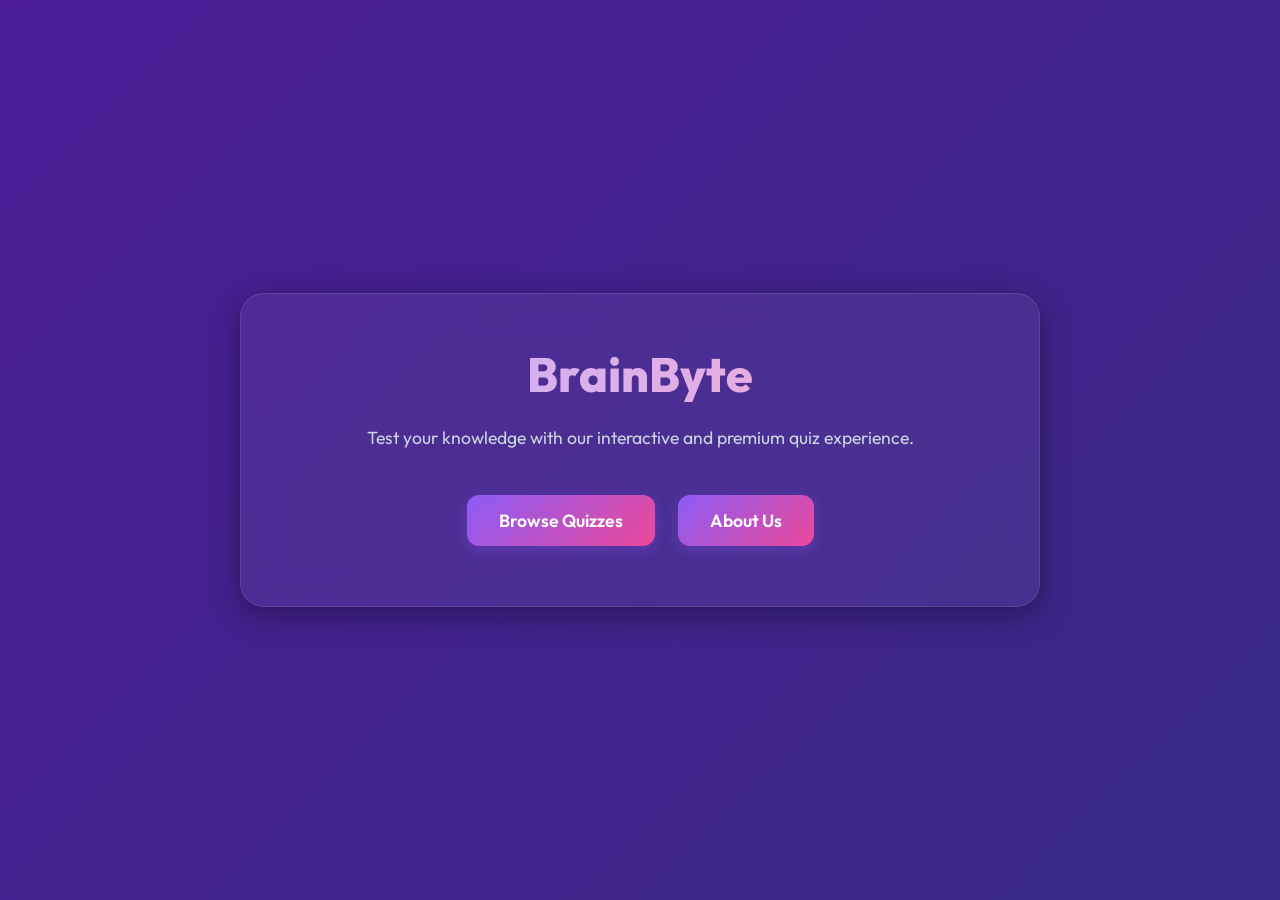
<file: index.html>
<!DOCTYPE html>
<html lang="en">
<head>
    <meta charset="UTF-8">
    <meta name="viewport" content="width=device-width, initial-scale=1.0">
    <title>BrainByte Quiz</title>
    <link rel="stylesheet" href="style.css">
</head>
<body class="a">

<div class="container">
    <h1>BrainByte</h1>
    <p>Test your knowledge with our interactive and premium quiz experience.</p>
    
    <div style="margin-top: 2rem;">
        <a href="category.html">
            <button>Browse Quizzes</button>
        </a>
        <a href="explore.html">
            <button>About Us</button>
        </a>
    </div>
</div>

</body>
</html>
</file>
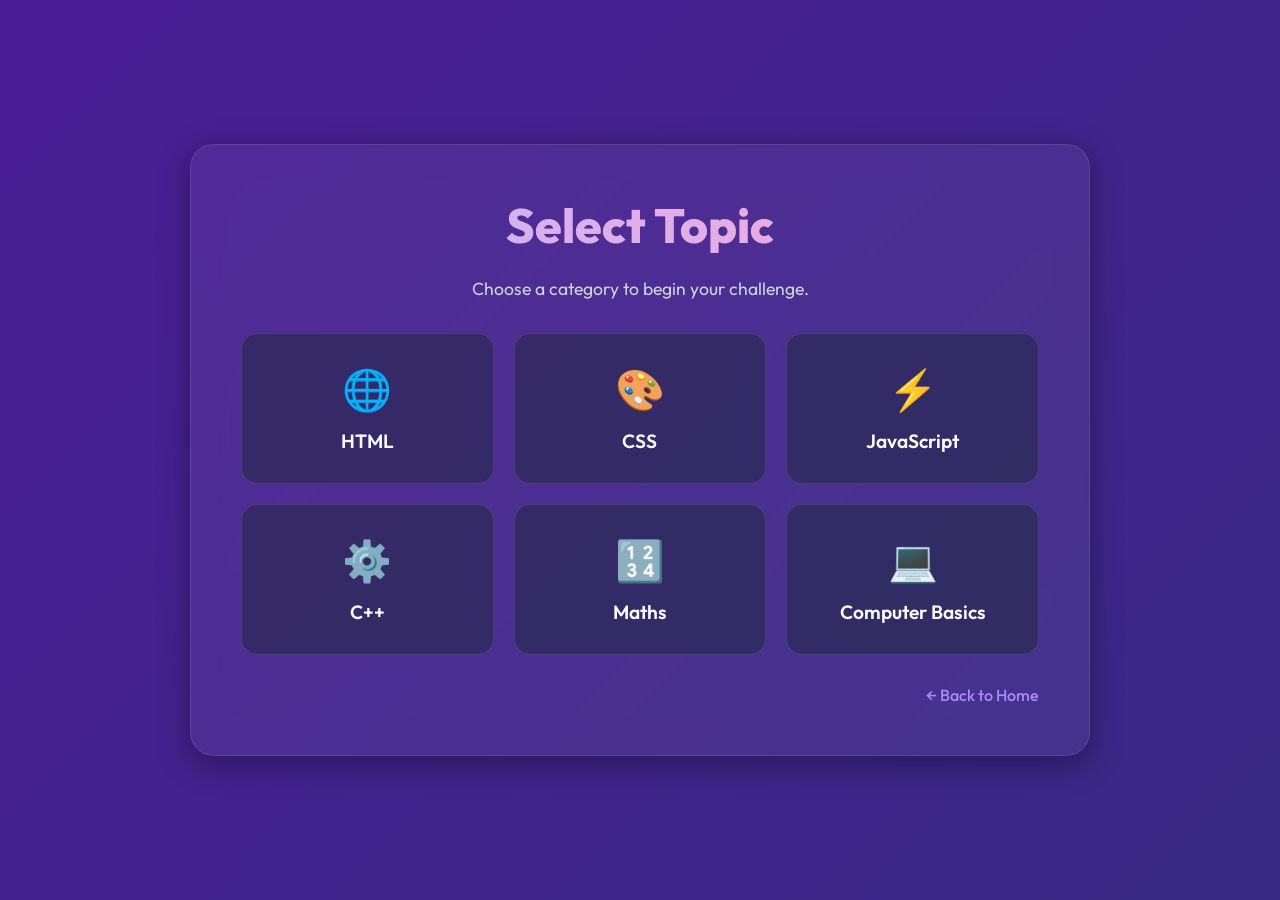
<file: category.html>
<!DOCTYPE html>
<html lang="en">
<head>
    <meta charset="UTF-8">
    <meta name="viewport" content="width=device-width, initial-scale=1.0">
    <title>Select Category - BrainByte</title>
    <link rel="stylesheet" href="style.css">
</head>
<body class="a">

<div class="container" style="max-width: 900px;">
    <h1>Select Topic</h1>
    <p>Choose a category to begin your challenge.</p>

    <div class="category-grid">
        <a href="htmlquiz.html" class="category-card">
            <div class="icon">🌐</div>
            <span>HTML</span>
        </a>
        <a href="cssquiz.html" class="category-card">
            <div class="icon">🎨</div>
            <span>CSS</span>
        </a>
        <a href="jsquiz.html" class="category-card">
            <div class="icon">⚡</div>
            <span>JavaScript</span>
        </a>
        <a href="cppquiz.html" class="category-card">
            <div class="icon">⚙️</div>
            <span>C++</span>
        </a>
        <a href="mathsquiz.html" class="category-card">
            <div class="icon">🔢</div>
            <span>Maths</span>
        </a>
        <a href="computerquiz.html" class="category-card">
            <div class="icon">💻</div>
            <span>Computer Basics</span>
        </a>
    </div>

    <div class="text-right">
        <a href="index.html">← Back to Home</a>
    </div>
</div>

</body>
</html>
</file>
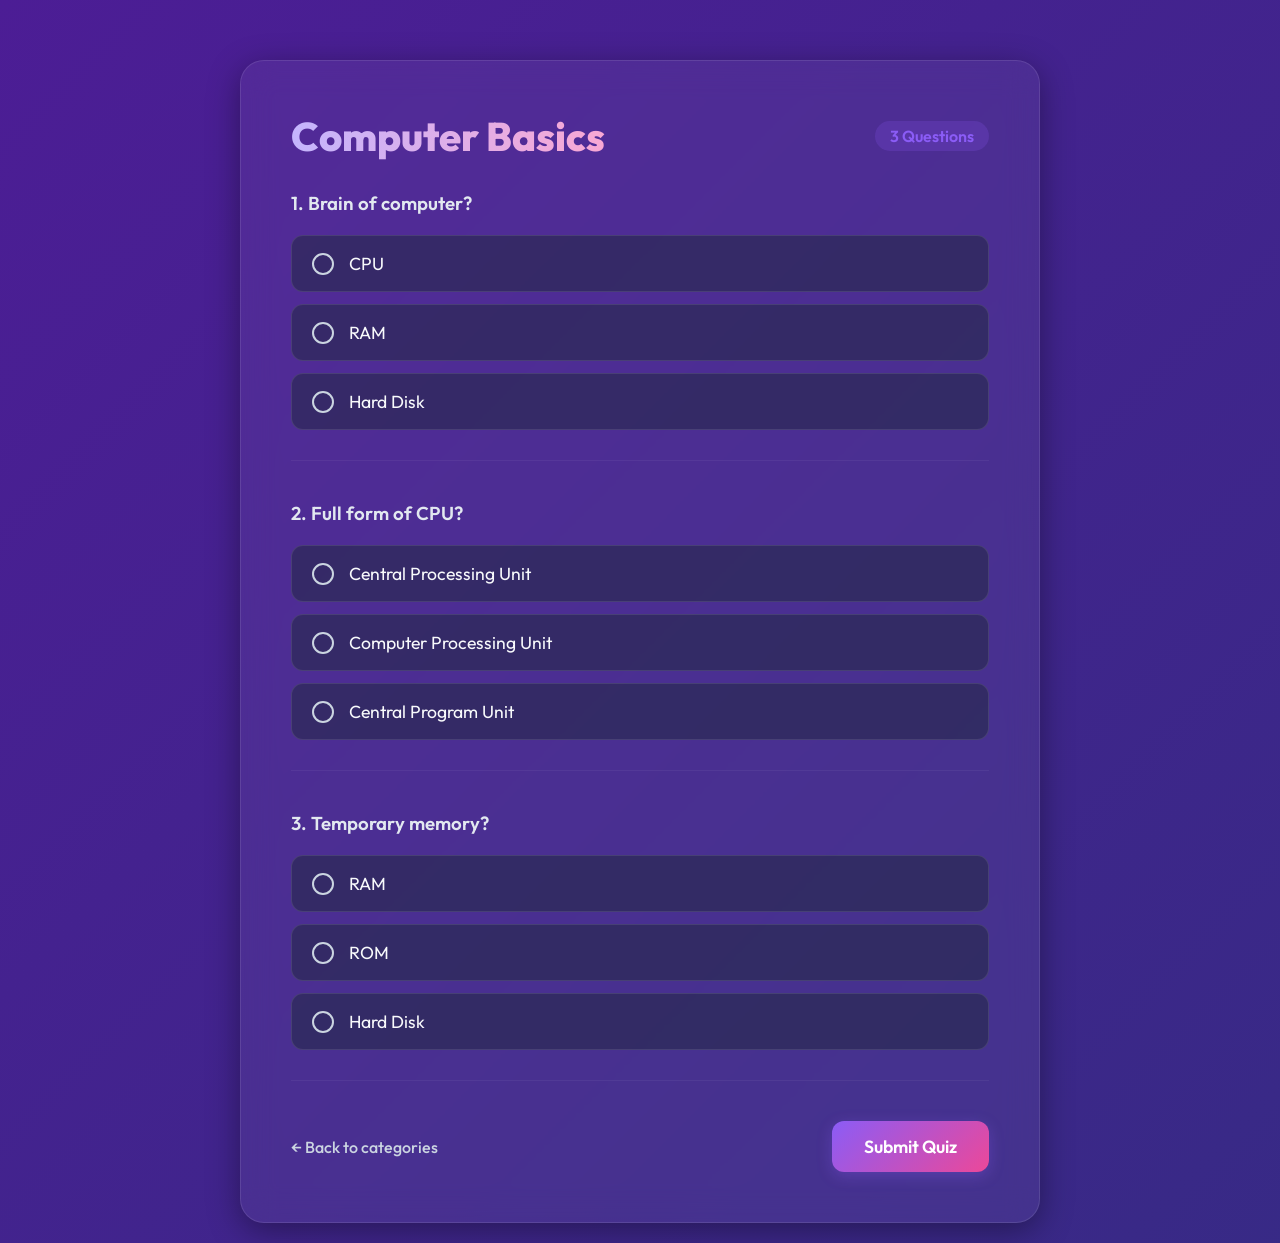
<file: computerquiz.html>
<!DOCTYPE html>
<html lang="en">
<head>
    <meta charset="UTF-8">
    <meta name="viewport" content="width=device-width, initial-scale=1.0">
    <title>Computer Basics Quiz - BrainByte</title>
    <link rel="stylesheet" href="style.css">
</head>
<body class="b">

<div class="container">
    <div style="display: flex; justify-content: space-between; align-items: center; margin-bottom: 30px;">
        <h1 style="margin: 0; font-size: 2.5rem;">Computer Basics</h1>
        <div style="background: rgba(139, 92, 246, 0.2); padding: 5px 15px; border-radius: 20px; color: var(--primary); font-weight: 600;">3 Questions</div>
    </div>

    <div class="question-block">
        <h3>1. Brain of computer?</h3>
        <div class="quiz-options">
            <label class="option-label">
                <input type="radio" name="q1" value="1">
                <div class="radio-custom"></div>
                CPU
            </label>
            <label class="option-label">
                <input type="radio" name="q1" value="0">
                <div class="radio-custom"></div>
                RAM
            </label>
            <label class="option-label">
                <input type="radio" name="q1" value="0">
                <div class="radio-custom"></div>
                Hard Disk
            </label>
        </div>
    </div>

    <div class="question-block">
        <h3>2. Full form of CPU?</h3>
        <div class="quiz-options">
            <label class="option-label">
                <input type="radio" name="q2" value="1">
                <div class="radio-custom"></div>
                Central Processing Unit
            </label>
            <label class="option-label">
                <input type="radio" name="q2" value="0">
                <div class="radio-custom"></div>
                Computer Processing Unit
            </label>
            <label class="option-label">
                <input type="radio" name="q2" value="0">
                <div class="radio-custom"></div>
                Central Program Unit
            </label>
        </div>
    </div>

    <div class="question-block">
        <h3>3. Temporary memory?</h3>
        <div class="quiz-options">
            <label class="option-label">
                <input type="radio" name="q3" value="1">
                <div class="radio-custom"></div>
                RAM
            </label>
            <label class="option-label">
                <input type="radio" name="q3" value="0">
                <div class="radio-custom"></div>
                ROM
            </label>
            <label class="option-label">
                <input type="radio" name="q3" value="0">
                <div class="radio-custom"></div>
                Hard Disk
            </label>
        </div>
    </div>

    <div style="display: flex; justify-content: space-between; align-items: center; margin-top: 40px;">
        <a href="category.html" style="color: var(--text-muted);">← Back to categories</a>
        <button onclick="check()" style="margin: 0;">Submit Quiz</button>
    </div>
</div>

<script>
function check(){
    let total = 3;
    let answers = document.querySelectorAll("input[type=radio]:checked");

    if (answers.length < total) {
        alert("Please answer all questions before submitting!");
        return;
    }

    let correct = 0;
    answers.forEach((ans)=>{
        correct += Number(ans.value);
    });

    let wrong = total - correct;

    localStorage.setItem("correct", correct);
    localStorage.setItem("wrong", wrong);
    localStorage.setItem("total", total);

    window.location = "result.html";
}
</script>

</body>
</html>
</file>
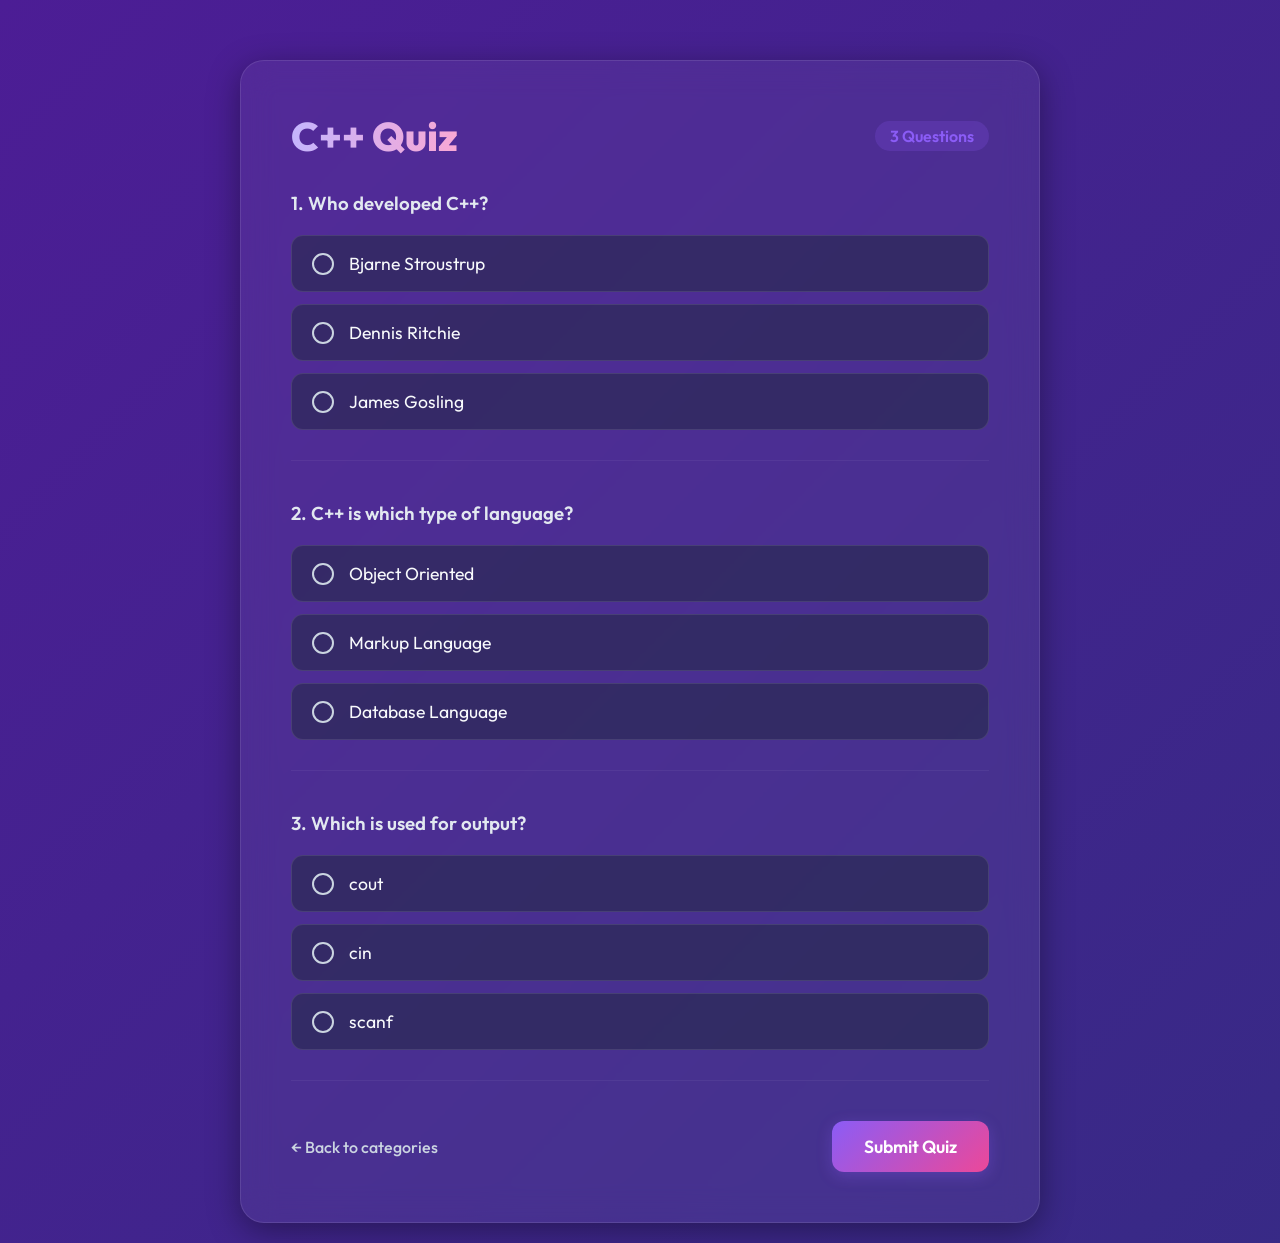
<file: cppquiz.html>
<!DOCTYPE html>
<html lang="en">
<head>
    <meta charset="UTF-8">
    <meta name="viewport" content="width=device-width, initial-scale=1.0">
    <title>C++ Quiz - BrainByte</title>
    <link rel="stylesheet" href="style.css">
</head>
<body class="b">

<div class="container">
    <div style="display: flex; justify-content: space-between; align-items: center; margin-bottom: 30px;">
        <h1 style="margin: 0; font-size: 2.5rem;">C++ Quiz</h1>
        <div style="background: rgba(139, 92, 246, 0.2); padding: 5px 15px; border-radius: 20px; color: var(--primary); font-weight: 600;">3 Questions</div>
    </div>

    <div class="question-block">
        <h3>1. Who developed C++?</h3>
        <div class="quiz-options">
            <label class="option-label">
                <input type="radio" name="q1" value="1">
                <div class="radio-custom"></div>
                Bjarne Stroustrup
            </label>
            <label class="option-label">
                <input type="radio" name="q1" value="0">
                <div class="radio-custom"></div>
                Dennis Ritchie
            </label>
            <label class="option-label">
                <input type="radio" name="q1" value="0">
                <div class="radio-custom"></div>
                James Gosling
            </label>
        </div>
    </div>

    <div class="question-block">
        <h3>2. C++ is which type of language?</h3>
        <div class="quiz-options">
            <label class="option-label">
                <input type="radio" name="q2" value="1">
                <div class="radio-custom"></div>
                Object Oriented
            </label>
            <label class="option-label">
                <input type="radio" name="q2" value="0">
                <div class="radio-custom"></div>
                Markup Language
            </label>
            <label class="option-label">
                <input type="radio" name="q2" value="0">
                <div class="radio-custom"></div>
                Database Language
            </label>
        </div>
    </div>

    <div class="question-block">
        <h3>3. Which is used for output?</h3>
        <div class="quiz-options">
            <label class="option-label">
                <input type="radio" name="q3" value="1">
                <div class="radio-custom"></div>
                cout
            </label>
            <label class="option-label">
                <input type="radio" name="q3" value="0">
                <div class="radio-custom"></div>
                cin
            </label>
            <label class="option-label">
                <input type="radio" name="q3" value="0">
                <div class="radio-custom"></div>
                scanf
            </label>
        </div>
    </div>

    <div style="display: flex; justify-content: space-between; align-items: center; margin-top: 40px;">
        <a href="category.html" style="color: var(--text-muted);">← Back to categories</a>
        <button onclick="check()" style="margin: 0;">Submit Quiz</button>
    </div>
</div>

<script>
function check(){
    let total = 3;
    let answers = document.querySelectorAll("input[type=radio]:checked");

    if (answers.length < total) {
        alert("Please answer all questions before submitting!");
        return;
    }

    let correct = 0;
    answers.forEach((ans)=>{
        correct += Number(ans.value);
    });

    let wrong = total - correct;

    localStorage.setItem("correct", correct);
    localStorage.setItem("wrong", wrong);
    localStorage.setItem("total", total);

    window.location = "result.html";
}
</script>

</body>
</html>
</file>
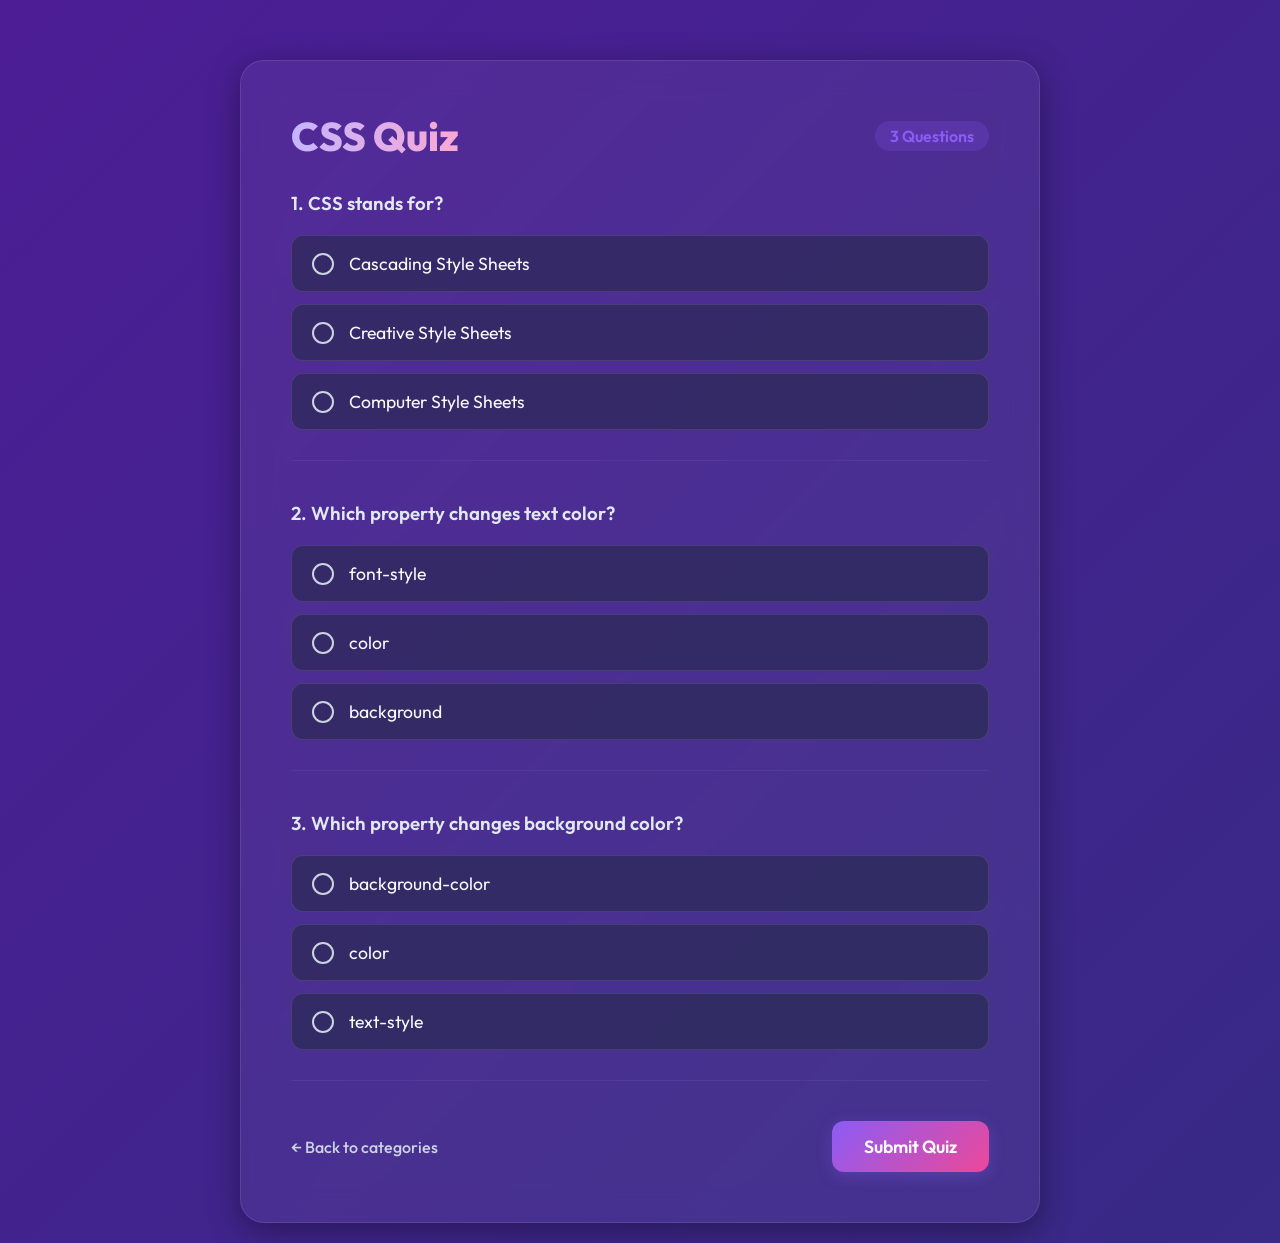
<file: cssquiz.html>
<!DOCTYPE html>
<html lang="en">
<head>
    <meta charset="UTF-8">
    <meta name="viewport" content="width=device-width, initial-scale=1.0">
    <title>CSS Quiz - BrainByte</title>
    <link rel="stylesheet" href="style.css">
</head>
<body class="b">

<div class="container">
    <div style="display: flex; justify-content: space-between; align-items: center; margin-bottom: 30px;">
        <h1 style="margin: 0; font-size: 2.5rem;">CSS Quiz</h1>
        <div style="background: rgba(139, 92, 246, 0.2); padding: 5px 15px; border-radius: 20px; color: var(--primary); font-weight: 600;">3 Questions</div>
    </div>

    <div class="question-block">
        <h3>1. CSS stands for?</h3>
        <div class="quiz-options">
            <label class="option-label">
                <input type="radio" name="q1" value="1">
                <div class="radio-custom"></div>
                Cascading Style Sheets
            </label>
            <label class="option-label">
                <input type="radio" name="q1" value="0">
                <div class="radio-custom"></div>
                Creative Style Sheets
            </label>
            <label class="option-label">
                <input type="radio" name="q1" value="0">
                <div class="radio-custom"></div>
                Computer Style Sheets
            </label>
        </div>
    </div>

    <div class="question-block">
        <h3>2. Which property changes text color?</h3>
        <div class="quiz-options">
            <label class="option-label">
                <input type="radio" name="q2" value="0">
                <div class="radio-custom"></div>
                font-style
            </label>
            <label class="option-label">
                <input type="radio" name="q2" value="1">
                <div class="radio-custom"></div>
                color
            </label>
            <label class="option-label">
                <input type="radio" name="q2" value="0">
                <div class="radio-custom"></div>
                background
            </label>
        </div>
    </div>

    <div class="question-block">
        <h3>3. Which property changes background color?</h3>
        <div class="quiz-options">
            <label class="option-label">
                <input type="radio" name="q3" value="1">
                <div class="radio-custom"></div>
                background-color
            </label>
            <label class="option-label">
                <input type="radio" name="q3" value="0">
                <div class="radio-custom"></div>
                color
            </label>
            <label class="option-label">
                <input type="radio" name="q3" value="0">
                <div class="radio-custom"></div>
                text-style
            </label>
        </div>
    </div>

    <div style="display: flex; justify-content: space-between; align-items: center; margin-top: 40px;">
        <a href="category.html" style="color: var(--text-muted);">← Back to categories</a>
        <button onclick="check()" style="margin: 0;">Submit Quiz</button>
    </div>
</div>

<script>
function check(){
    let total = 3;
    let answers = document.querySelectorAll("input[type=radio]:checked");

    if (answers.length < total) {
        alert("Please answer all questions before submitting!");
        return;
    }

    let correct = 0;
    answers.forEach((ans)=>{
        correct += Number(ans.value);
    });

    let wrong = total - correct;

    localStorage.setItem("correct", correct);
    localStorage.setItem("wrong", wrong);
    localStorage.setItem("total", total);

    window.location = "result.html";
}
</script>

</body>
</html>
</file>
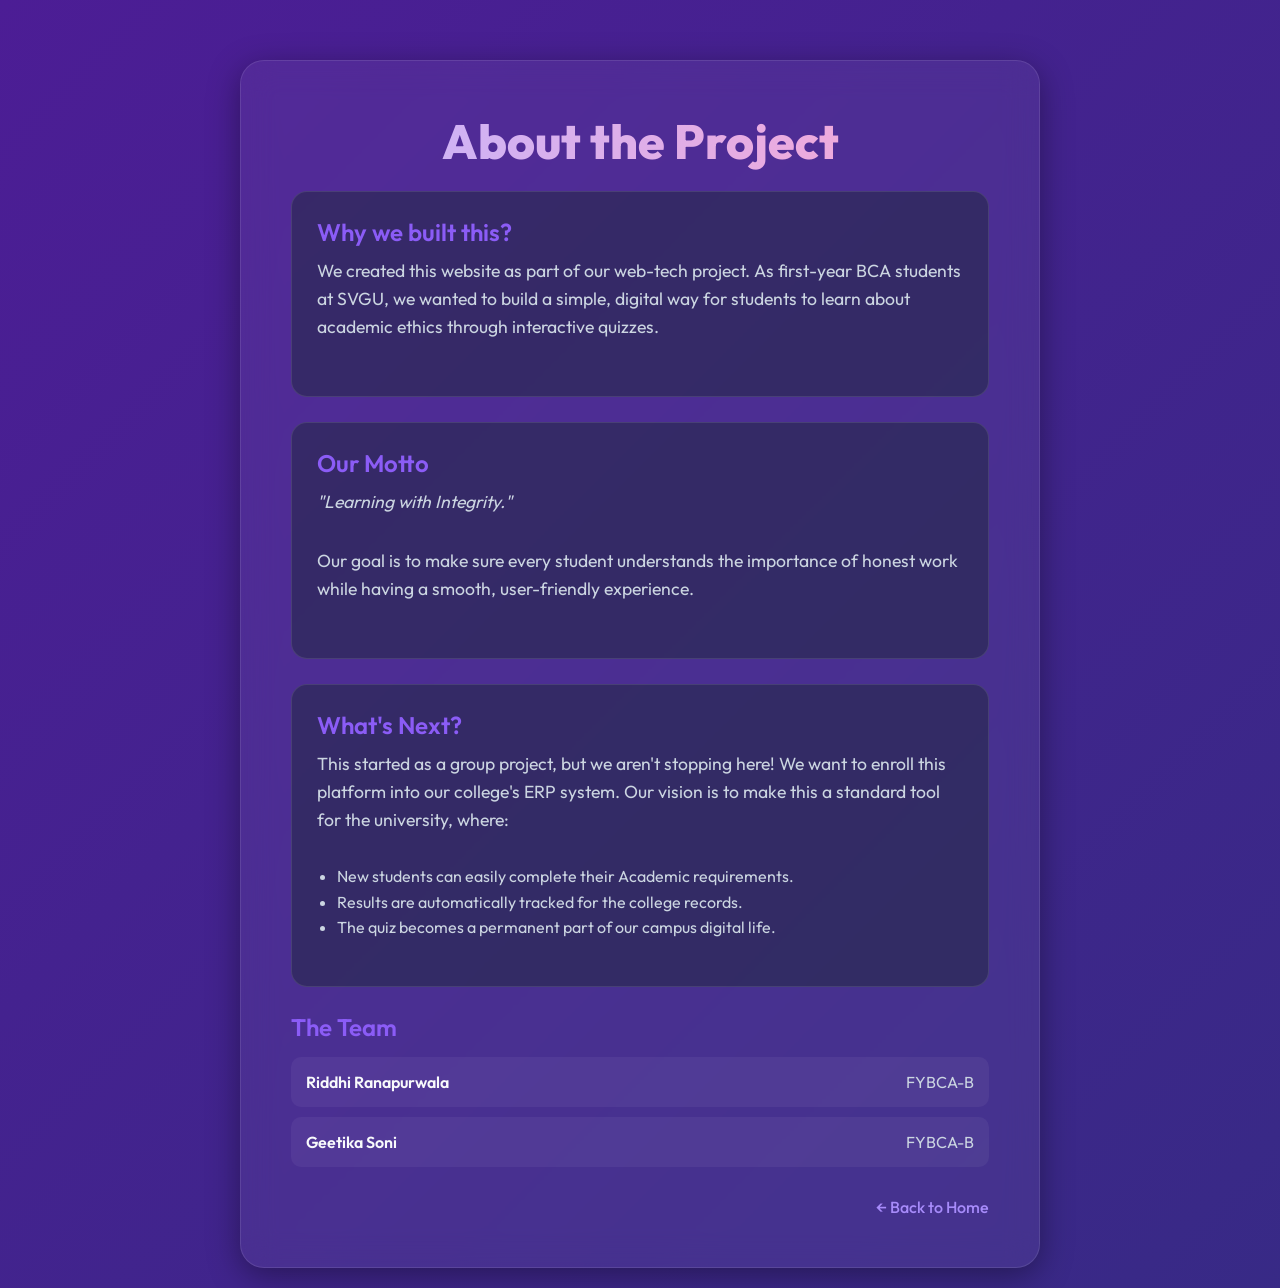
<file: explore.html>
<!DOCTYPE html>
<html lang="en">
<head>
    <meta charset="UTF-8">
    <meta name="viewport" content="width=device-width, initial-scale=1.0">
    <title>About Us - BrainByte</title>
    <link rel="stylesheet" href="style.css">
</head>
<body class="b">

<div class="container">
    <h1>About the Project</h1>
    
    <div class="about-section">
        <h2>Why we built this?</h2>
        <p>We created this website as part of our web-tech project. As first-year BCA students at SVGU, we wanted to build a simple, digital way for students to learn about academic ethics through interactive quizzes.</p>
    </div>

    <div class="about-section">
        <h2>Our Motto</h2>
        <p><em>"Learning with Integrity."</em></p>
        <p>Our goal is to make sure every student understands the importance of honest work while having a smooth, user-friendly experience.</p>
    </div>

    <div class="about-section">
        <h2>What's Next?</h2>
        <p>This started as a group project, but we aren't stopping here! We want to enroll this platform into our college's ERP system. Our vision is to make this a standard tool for the university, where:</p>
        <ul style="color: var(--text-muted); padding-left: 20px; line-height: 1.6; margin-bottom: 20px;">
            <li>New students can easily complete their Academic requirements.</li>
            <li>Results are automatically tracked for the college records.</li>
            <li>The quiz becomes a permanent part of our campus digital life.</li>
        </ul>
    </div>

    <div class="about-section" style="background: transparent; border: none; padding: 0;">
        <h2>The Team</h2>
        <div class="team-list">
            <div class="team-member">
                <span style="font-weight: 600;">Riddhi Ranapurwala</span>
                <span style="color: var(--text-muted);">FYBCA-B</span>
            </div>
            <div class="team-member">
                <span style="font-weight: 600;">Geetika Soni</span>
                <span style="color: var(--text-muted);">FYBCA-B</span>
            </div>
        </div>
    </div>

    <div class="text-right">
        <a href="index.html">← Back to Home</a>
    </div>
</div>

</body>
</html>
</file>
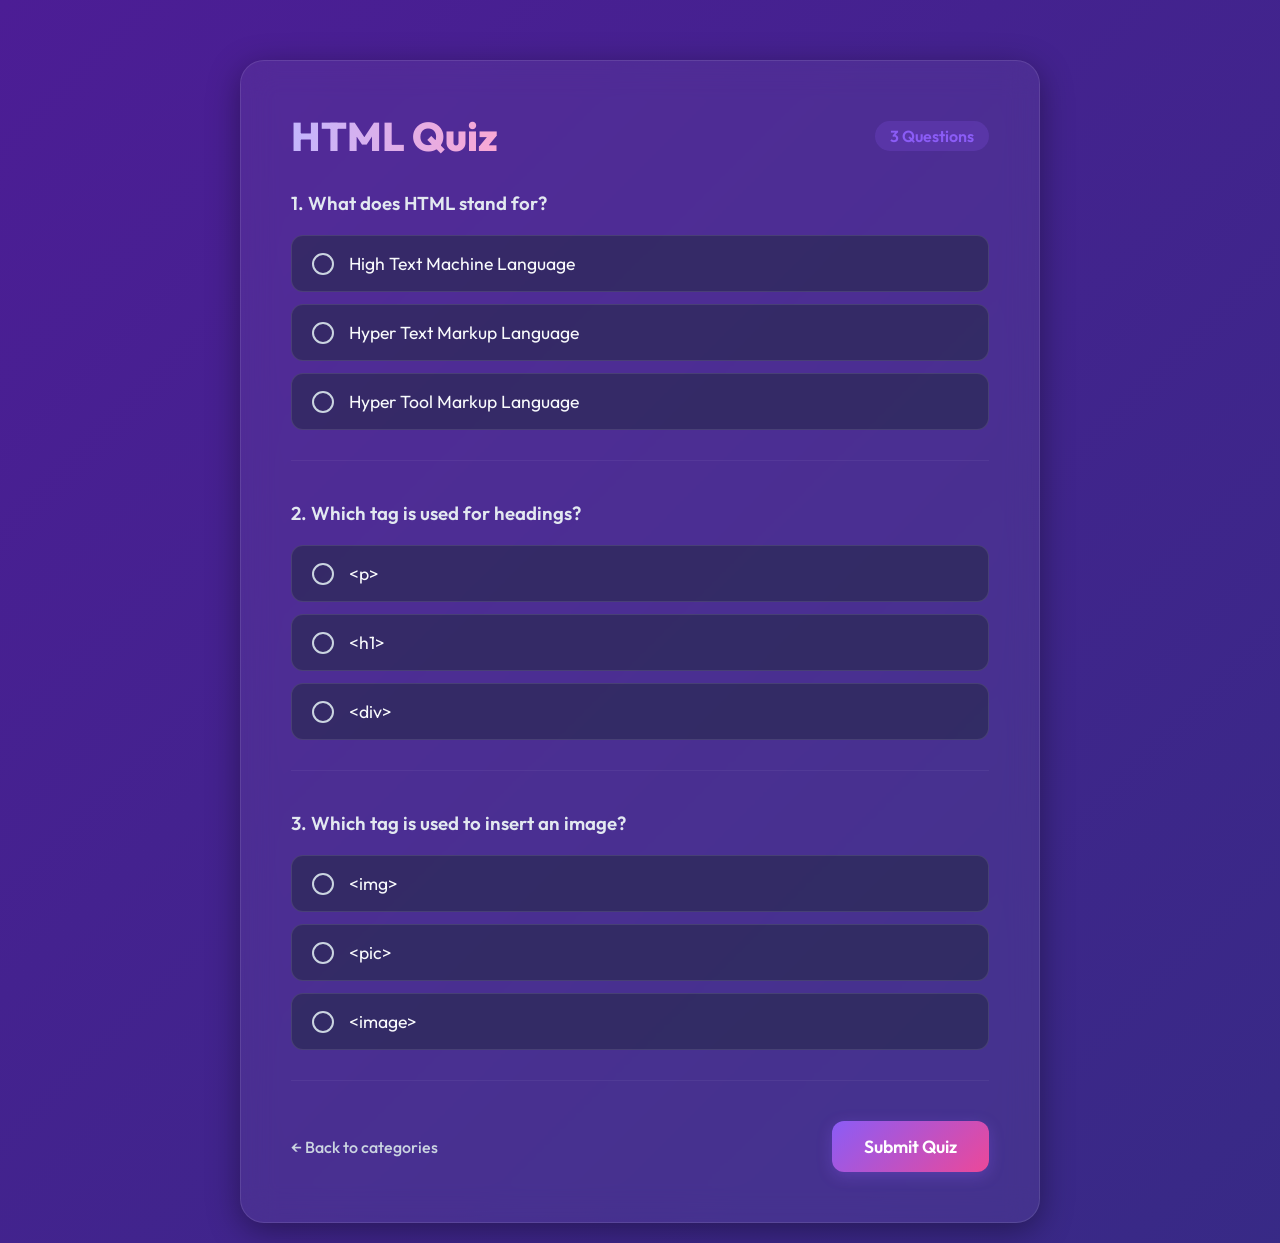
<file: htmlquiz.html>
<!DOCTYPE html>
<html lang="en">
<head>
    <meta charset="UTF-8">
    <meta name="viewport" content="width=device-width, initial-scale=1.0">
    <title>HTML Quiz - BrainByte</title>
    <link rel="stylesheet" href="style.css">
</head>
<body class="b">

<div class="container">
    <div style="display: flex; justify-content: space-between; align-items: center; margin-bottom: 30px;">
        <h1 style="margin: 0; font-size: 2.5rem;">HTML Quiz</h1>
        <div style="background: rgba(139, 92, 246, 0.2); padding: 5px 15px; border-radius: 20px; color: var(--primary); font-weight: 600;">3 Questions</div>
    </div>

    <div class="question-block">
        <h3>1. What does HTML stand for?</h3>
        <div class="quiz-options">
            <label class="option-label">
                <input type="radio" name="q1" value="0">
                <div class="radio-custom"></div>
                High Text Machine Language
            </label>
            <label class="option-label">
                <input type="radio" name="q1" value="1">
                <div class="radio-custom"></div>
                Hyper Text Markup Language
            </label>
            <label class="option-label">
                <input type="radio" name="q1" value="0">
                <div class="radio-custom"></div>
                Hyper Tool Markup Language
            </label>
        </div>
    </div>

    <div class="question-block">
        <h3>2. Which tag is used for headings?</h3>
        <div class="quiz-options">
            <label class="option-label">
                <input type="radio" name="q2" value="0">
                <div class="radio-custom"></div>
                &lt;p&gt;
            </label>
            <label class="option-label">
                <input type="radio" name="q2" value="1">
                <div class="radio-custom"></div>
                &lt;h1&gt;
            </label>
            <label class="option-label">
                <input type="radio" name="q2" value="0">
                <div class="radio-custom"></div>
                &lt;div&gt;
            </label>
        </div>
    </div>

    <div class="question-block">
        <h3>3. Which tag is used to insert an image?</h3>
        <div class="quiz-options">
            <label class="option-label">
                <input type="radio" name="q3" value="1">
                <div class="radio-custom"></div>
                &lt;img&gt;
            </label>
            <label class="option-label">
                <input type="radio" name="q3" value="0">
                <div class="radio-custom"></div>
                &lt;pic&gt;
            </label>
            <label class="option-label">
                <input type="radio" name="q3" value="0">
                <div class="radio-custom"></div>
                &lt;image&gt;
            </label>
        </div>
    </div>

    <div style="display: flex; justify-content: space-between; align-items: center; margin-top: 40px;">
        <a href="category.html" style="color: var(--text-muted);">← Back to categories</a>
        <button onclick="check()" style="margin: 0;">Submit Quiz</button>
    </div>
</div>

<script>
function check(){
    let total = 3;
    let answers = document.querySelectorAll("input[type=radio]:checked");

    if (answers.length < total) {
        alert("Please answer all questions before submitting!");
        return;
    }

    let correct = 0;
    answers.forEach((ans)=>{
        correct += Number(ans.value);
    });

    let wrong = total - correct;

    localStorage.setItem("correct", correct);
    localStorage.setItem("wrong", wrong);
    localStorage.setItem("total", total);

    window.location = "result.html";
}
</script>

</body>
</html>
</file>
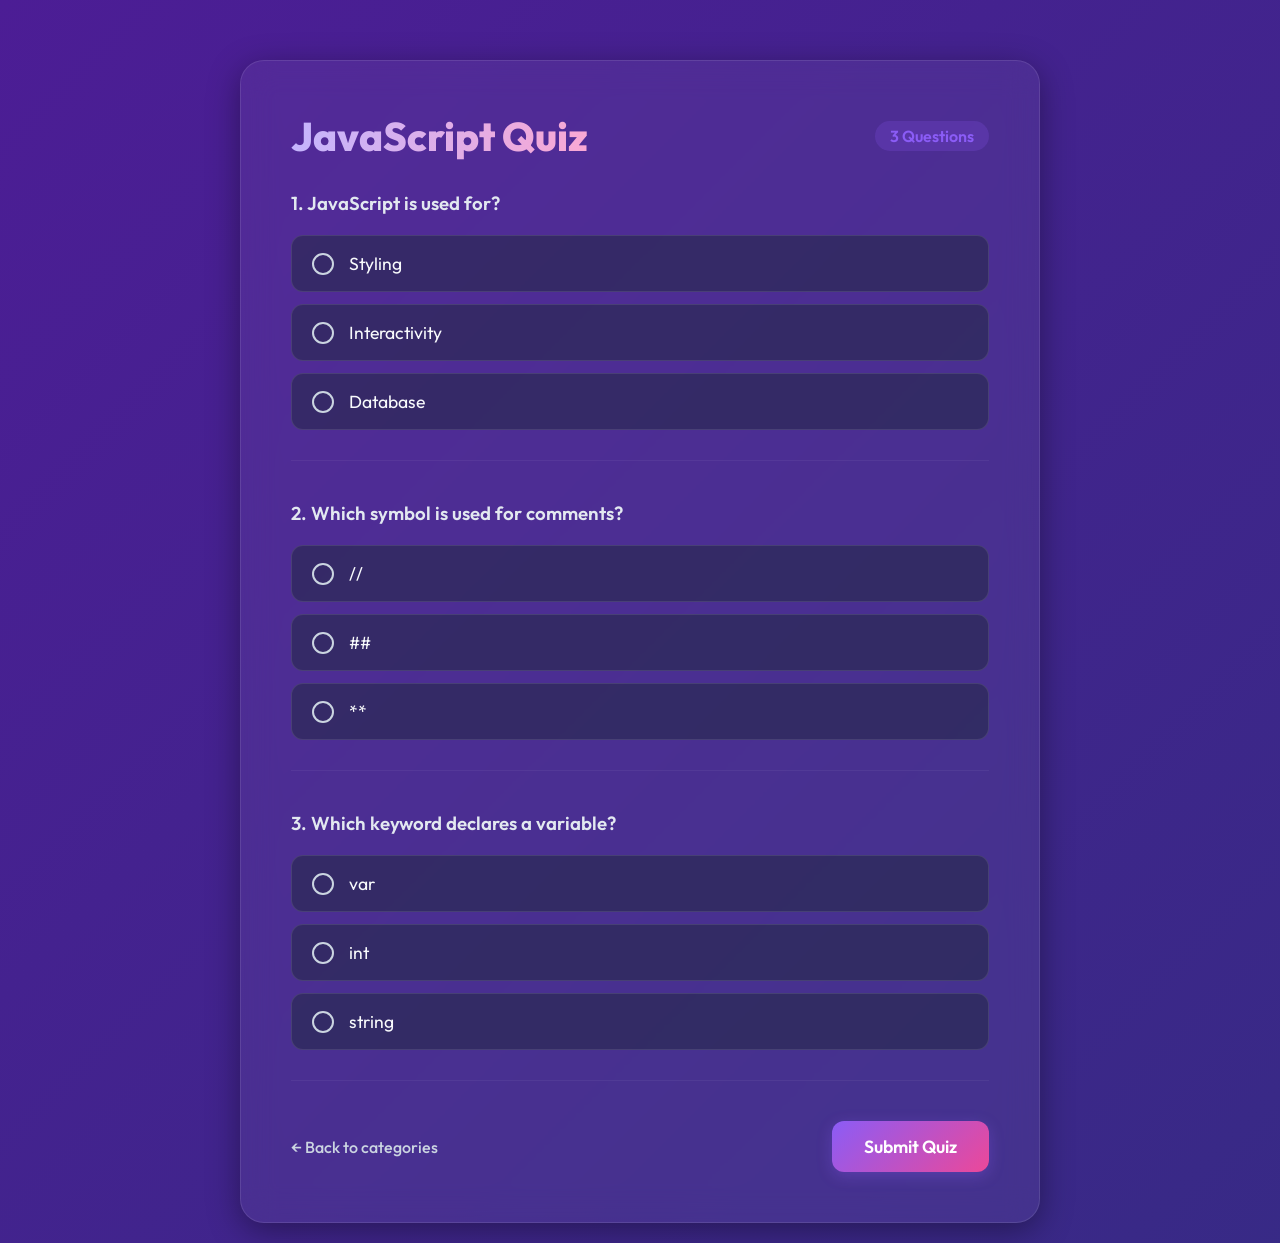
<file: jsquiz.html>
<!DOCTYPE html>
<html lang="en">
<head>
    <meta charset="UTF-8">
    <meta name="viewport" content="width=device-width, initial-scale=1.0">
    <title>JavaScript Quiz - BrainByte</title>
    <link rel="stylesheet" href="style.css">
</head>
<body class="b">

<div class="container">
    <div style="display: flex; justify-content: space-between; align-items: center; margin-bottom: 30px;">
        <h1 style="margin: 0; font-size: 2.5rem;">JavaScript Quiz</h1>
        <div style="background: rgba(139, 92, 246, 0.2); padding: 5px 15px; border-radius: 20px; color: var(--primary); font-weight: 600;">3 Questions</div>
    </div>

    <div class="question-block">
        <h3>1. JavaScript is used for?</h3>
        <div class="quiz-options">
            <label class="option-label">
                <input type="radio" name="q1" value="0">
                <div class="radio-custom"></div>
                Styling
            </label>
            <label class="option-label">
                <input type="radio" name="q1" value="1">
                <div class="radio-custom"></div>
                Interactivity
            </label>
            <label class="option-label">
                <input type="radio" name="q1" value="0">
                <div class="radio-custom"></div>
                Database
            </label>
        </div>
    </div>

    <div class="question-block">
        <h3>2. Which symbol is used for comments?</h3>
        <div class="quiz-options">
            <label class="option-label">
                <input type="radio" name="q2" value="1">
                <div class="radio-custom"></div>
                //
            </label>
            <label class="option-label">
                <input type="radio" name="q2" value="0">
                <div class="radio-custom"></div>
                ##
            </label>
            <label class="option-label">
                <input type="radio" name="q2" value="0">
                <div class="radio-custom"></div>
                **
            </label>
        </div>
    </div>

    <div class="question-block">
        <h3>3. Which keyword declares a variable?</h3>
        <div class="quiz-options">
            <label class="option-label">
                <input type="radio" name="q3" value="1">
                <div class="radio-custom"></div>
                var
            </label>
            <label class="option-label">
                <input type="radio" name="q3" value="0">
                <div class="radio-custom"></div>
                int
            </label>
            <label class="option-label">
                <input type="radio" name="q3" value="0">
                <div class="radio-custom"></div>
                string
            </label>
        </div>
    </div>

    <div style="display: flex; justify-content: space-between; align-items: center; margin-top: 40px;">
        <a href="category.html" style="color: var(--text-muted);">← Back to categories</a>
        <button onclick="check()" style="margin: 0;">Submit Quiz</button>
    </div>
</div>

<script>
function check(){
    let total = 3;
    let answers = document.querySelectorAll("input[type=radio]:checked");

    if (answers.length < total) {
        alert("Please answer all questions before submitting!");
        return;
    }

    let correct = 0;
    answers.forEach((ans)=>{
        correct += Number(ans.value);
    });

    let wrong = total - correct;

    localStorage.setItem("correct", correct);
    localStorage.setItem("wrong", wrong);
    localStorage.setItem("total", total);

    window.location = "result.html";
}
</script>

</body>
</html>
</file>
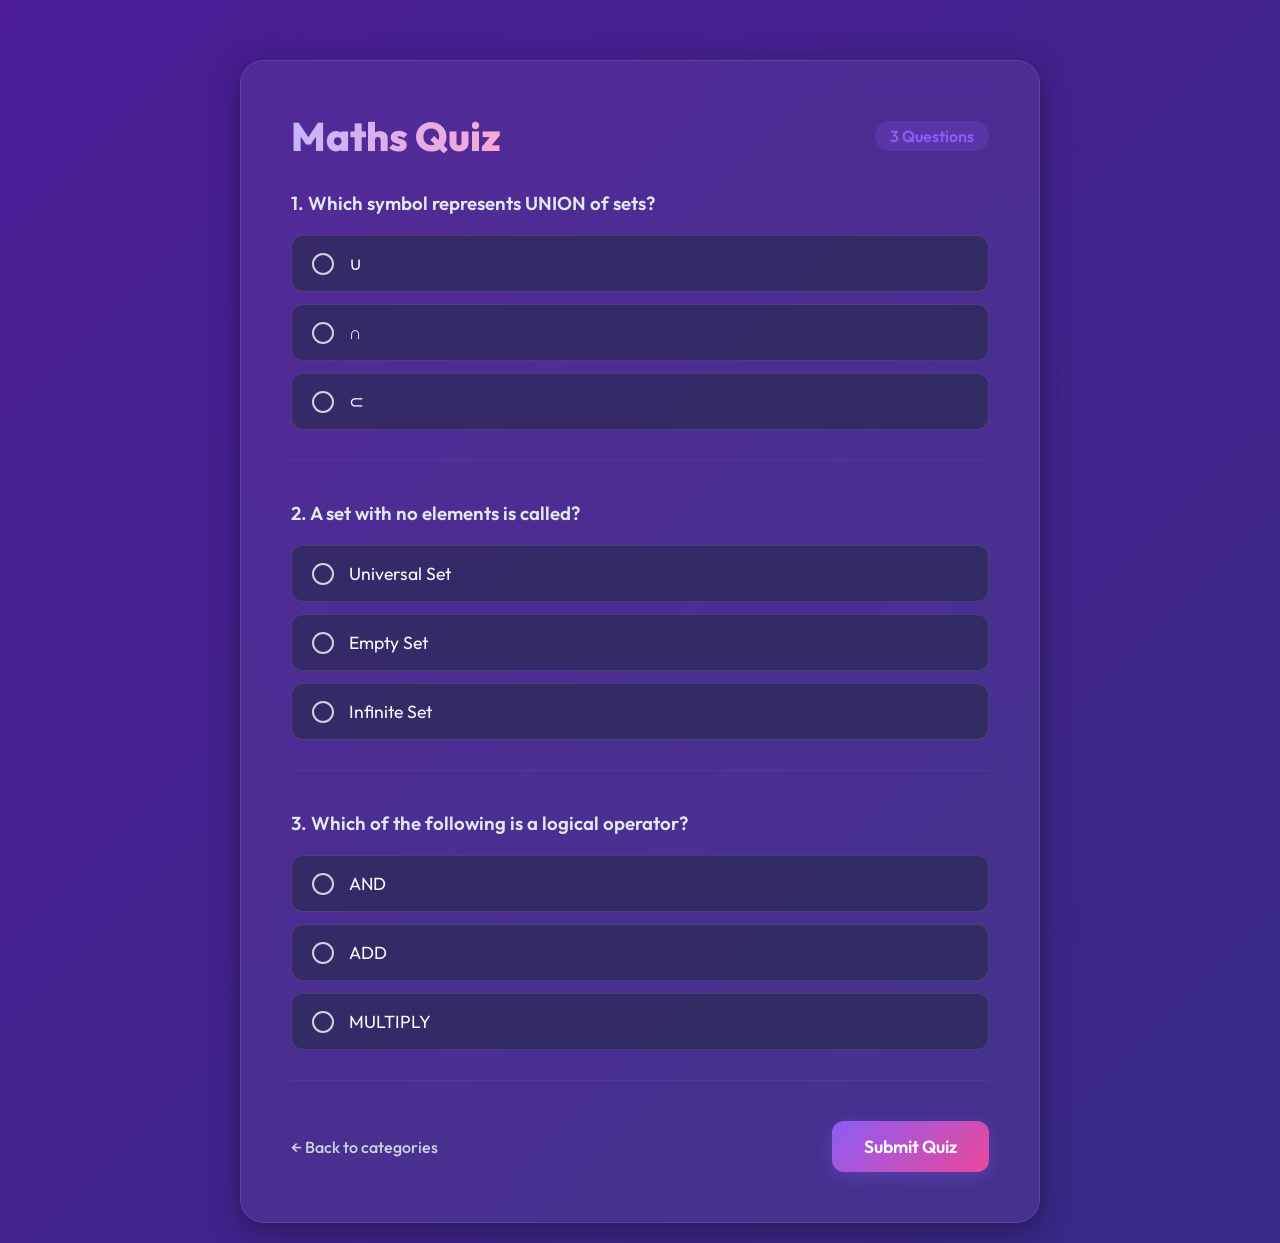
<file: mathsquiz.html>
<!DOCTYPE html>
<html lang="en">
<head>
    <meta charset="UTF-8">
    <meta name="viewport" content="width=device-width, initial-scale=1.0">
    <title>Maths Quiz - BrainByte</title>
    <link rel="stylesheet" href="style.css">
</head>
<body class="b">

<div class="container">
    <div style="display: flex; justify-content: space-between; align-items: center; margin-bottom: 30px;">
        <h1 style="margin: 0; font-size: 2.5rem;">Maths Quiz</h1>
        <div style="background: rgba(139, 92, 246, 0.2); padding: 5px 15px; border-radius: 20px; color: var(--primary); font-weight: 600;">3 Questions</div>
    </div>

    <div class="question-block">
        <h3>1. Which symbol represents UNION of sets?</h3>
        <div class="quiz-options">
            <label class="option-label">
                <input type="radio" name="q1" value="1">
                <div class="radio-custom"></div>
                ∪
            </label>
            <label class="option-label">
                <input type="radio" name="q1" value="0">
                <div class="radio-custom"></div>
                ∩
            </label>
            <label class="option-label">
                <input type="radio" name="q1" value="0">
                <div class="radio-custom"></div>
                ⊂
            </label>
        </div>
    </div>

    <div class="question-block">
        <h3>2. A set with no elements is called?</h3>
        <div class="quiz-options">
            <label class="option-label">
                <input type="radio" name="q2" value="0">
                <div class="radio-custom"></div>
                Universal Set
            </label>
            <label class="option-label">
                <input type="radio" name="q2" value="1">
                <div class="radio-custom"></div>
                Empty Set
            </label>
            <label class="option-label">
                <input type="radio" name="q2" value="0">
                <div class="radio-custom"></div>
                Infinite Set
            </label>
        </div>
    </div>

    <div class="question-block">
        <h3>3. Which of the following is a logical operator?</h3>
        <div class="quiz-options">
            <label class="option-label">
                <input type="radio" name="q3" value="1">
                <div class="radio-custom"></div>
                AND
            </label>
            <label class="option-label">
                <input type="radio" name="q3" value="0">
                <div class="radio-custom"></div>
                ADD
            </label>
            <label class="option-label">
                <input type="radio" name="q3" value="0">
                <div class="radio-custom"></div>
                MULTIPLY
            </label>
        </div>
    </div>

    <div style="display: flex; justify-content: space-between; align-items: center; margin-top: 40px;">
        <a href="category.html" style="color: var(--text-muted);">← Back to categories</a>
        <button onclick="check()" style="margin: 0;">Submit Quiz</button>
    </div>
</div>

<script>
function check(){
    let total = 3;
    let answers = document.querySelectorAll("input[type=radio]:checked");

    if (answers.length < total) {
        alert("Please answer all questions before submitting!");
        return;
    }

    let correct = 0;
    answers.forEach((ans)=>{
        correct += Number(ans.value);
    });

    let wrong = total - correct;

    localStorage.setItem("correct", correct);
    localStorage.setItem("wrong", wrong);
    localStorage.setItem("total", total);

    window.location = "result.html";
}
</script>

</body>
</html>
</file>
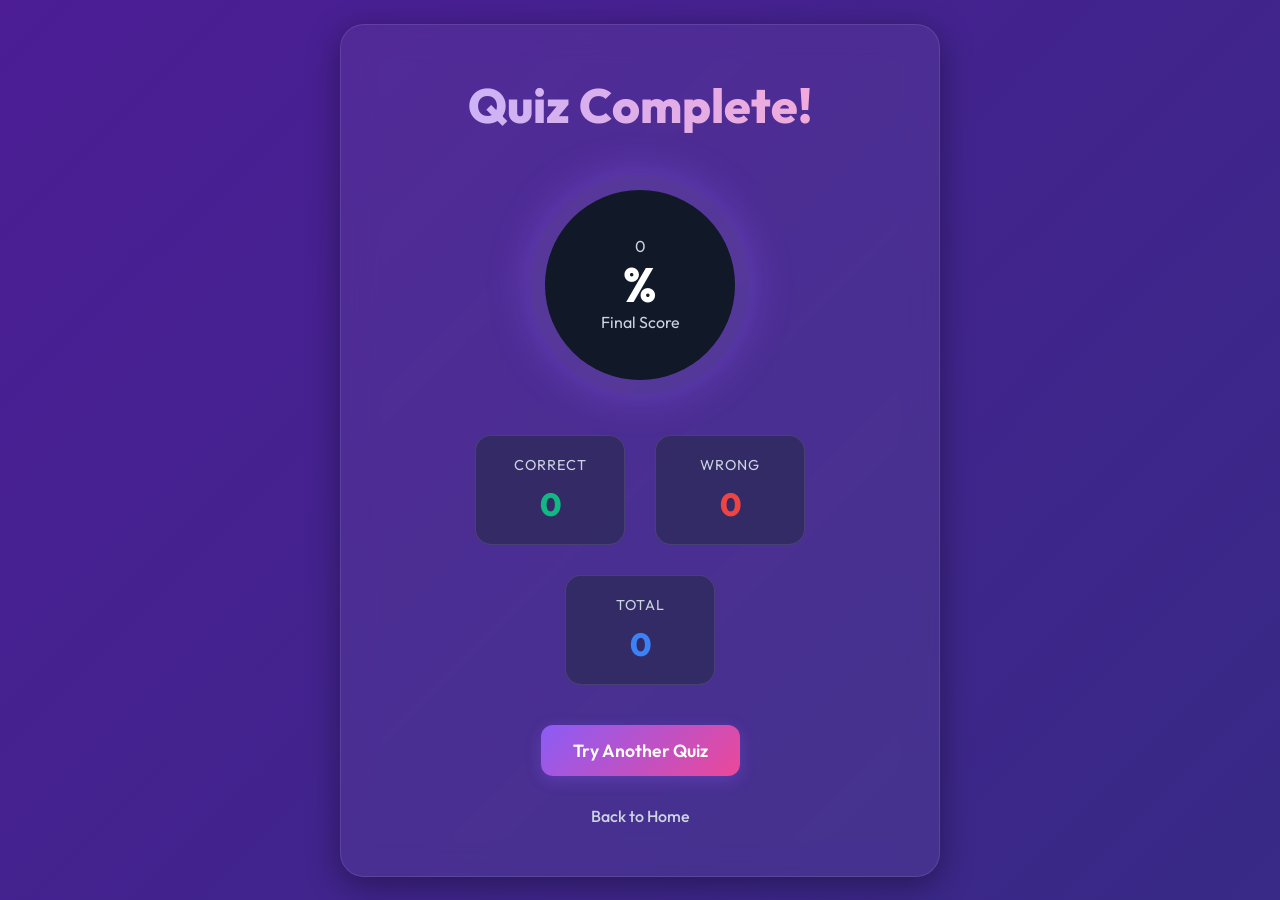
<file: result.html>
<!DOCTYPE html>
<html lang="en">
<head>
    <meta charset="UTF-8">
    <meta name="viewport" content="width=device-width, initial-scale=1.0">
    <title>Result - BrainByte</title>
    <link rel="stylesheet" href="style.css">
</head>
<body class="a">

<div class="container" style="max-width: 600px;">
    <h1>Quiz Complete!</h1>
    
    <div class="score-circle" id="scoreCircle" style="--score: 0;">
        <div class="score-text">
            <span id="scoreDisplay">0</span>%
            <span>Final Score</span>
        </div>
    </div>

    <div class="result-stats">
        <div class="stat-box">
            <span class="label">Correct</span>
            <span class="value correct" id="correct">0</span>
        </div>
        <div class="stat-box">
            <span class="label">Wrong</span>
            <span class="value wrong" id="wrong">0</span>
        </div>
        <div class="stat-box">
            <span class="label">Total</span>
            <span class="value total" id="total">0</span>
        </div>
    </div>

    <div style="margin-top: 30px;">
        <a href="category.html">
            <button>Try Another Quiz</button>
        </a>
        <br>
        <a href="index.html" style="display: inline-block; margin-top: 20px; color: var(--text-muted);">Back to Home</a>
    </div>
</div>

<script>
window.onload = () => {
    let correct = localStorage.getItem("correct") || 0;
    let wrong = localStorage.getItem("wrong") || 0;
    let total = localStorage.getItem("total") || 0;

    document.getElementById("correct").innerText = correct;
    document.getElementById("wrong").innerText = wrong;
    document.getElementById("total").innerText = total;

    let score = total > 0 ? (correct / total) * 100 : 0;
    let scoreRounded = Math.round(score);

    // Animate score counter
    let currentScore = 0;
    let scoreDisplay = document.getElementById("scoreDisplay");
    let scoreCircle = document.getElementById("scoreCircle");

    let interval = setInterval(() => {
        if(currentScore >= scoreRounded) {
            clearInterval(interval);
            scoreDisplay.innerText = scoreRounded;
            scoreCircle.style.setProperty('--score', scoreRounded);
        } else {
            currentScore++;
            scoreDisplay.innerText = currentScore;
            scoreCircle.style.setProperty('--score', currentScore);
        }
    }, 20); // Speed of animation
};
</script>

</body>
</html>
</file>
<file: style.css>
@import url('https://fonts.googleapis.com/css2?family=Outfit:wght@300;400;600;800&display=swap');

:root {
    --bg-gradient-1: #0f172a;
    --bg-gradient-2: #1e1b4b;
    --primary: #8b5cf6;
    --primary-hover: #7c3aed;
    --secondary: #ec4899;
    --text-main: #f8fafc;
    --text-muted: #cbd5e1;
    --glass-bg: rgba(255, 255, 255, 0.05);
    --glass-border: rgba(255, 255, 255, 0.1);
    --glass-shadow: 0 8px 32px 0 rgba(0, 0, 0, 0.37);
    --card-bg: rgba(30, 41, 59, 0.5);
    --card-hover: rgba(51, 65, 85, 0.8);
    --success: #10b981;
    --danger: #ef4444;
}

* {
    margin: 0;
    padding: 0;
    box-sizing: border-box;
    font-family: 'Outfit', sans-serif;
}

body {
    background: linear-gradient(-45deg, #0f172a, #1e1b4b, #312e81, #4c1d95);
    background-size: 400% 400%;
    animation: gradientBG 15s ease infinite;
    color: var(--text-main);
    min-height: 100vh;
    display: flex;
    justify-content: center;
    align-items: center;
    padding: 20px;
}

body.b {
    align-items: flex-start;
    padding-top: 60px;
}

@keyframes gradientBG {
    0% { background-position: 0% 50%; }
    50% { background-position: 100% 50%; }
    100% { background-position: 0% 50%; }
}

@keyframes fadeIn {
    from { opacity: 0; transform: translateY(20px); }
    to { opacity: 1; transform: translateY(0); }
}

/* Glassmorphism Container */
.container {
    background: var(--glass-bg);
    backdrop-filter: blur(16px);
    -webkit-backdrop-filter: blur(16px);
    border: 1px solid var(--glass-border);
    box-shadow: var(--glass-shadow);
    width: 100%;
    max-width: 800px;
    margin: auto;
    padding: 50px;
    border-radius: 24px;
    animation: fadeIn 0.8s cubic-bezier(0.16, 1, 0.3, 1) forwards;
    position: relative;
    overflow: hidden;
}

body.a .container {
    text-align: center;
}

body.b .container {
    text-align: left;
}

/* Typography */
h1 {
    font-size: 3rem;
    font-weight: 800;
    margin-bottom: 20px;
    background: linear-gradient(to right, #c4b5fd, #f9a8d4);
    -webkit-background-clip: text;
    -webkit-text-fill-color: transparent;
    text-align: center;
}

h2, h3 {
    font-weight: 600;
    margin-bottom: 20px;
    color: #e2e8f0;
}

p {
    font-size: 1.1rem;
    color: var(--text-muted);
    line-height: 1.6;
    margin-bottom: 30px;
}

/* Buttons */
button {
    background: linear-gradient(135deg, var(--primary), var(--secondary));
    color: white;
    border: none;
    padding: 14px 32px;
    margin: 10px;
    font-size: 1.1rem;
    font-weight: 600;
    border-radius: 12px;
    cursor: pointer;
    transition: all 0.3s cubic-bezier(0.4, 0, 0.2, 1);
    box-shadow: 0 4px 15px rgba(139, 92, 246, 0.3);
    position: relative;
    overflow: hidden;
    z-index: 1;
}

button::before {
    content: '';
    position: absolute;
    top: 0;
    left: 0;
    width: 100%;
    height: 100%;
    background: linear-gradient(135deg, var(--secondary), var(--primary));
    opacity: 0;
    transition: opacity 0.3s ease;
    z-index: -1;
    border-radius: 12px;
}

button:hover {
    transform: translateY(-3px) scale(1.02);
    box-shadow: 0 10px 25px rgba(139, 92, 246, 0.5);
}

button:hover::before {
    opacity: 1;
}

/* Links */
a {
    color: #a78bfa;
    text-decoration: none;
    transition: color 0.3s ease;
    font-weight: 500;
}

a:hover {
    color: #ddd6fe;
    text-decoration: underline;
    text-underline-offset: 4px;
}

.text-right {
    text-align: right;
    margin-top: 30px;
}

/* Quiz Specific Styling */
.question-block {
    margin-bottom: 40px;
    padding-bottom: 30px;
    border-bottom: 1px solid rgba(255,255,255,0.05);
}

.question-block:last-of-type {
    border-bottom: none;
    margin-bottom: 20px;
}

.quiz-options {
    display: flex;
    flex-direction: column;
    gap: 12px;
}

.option-label {
    display: flex;
    align-items: center;
    padding: 16px 20px;
    background: var(--card-bg);
    border: 1px solid var(--glass-border);
    border-radius: 12px;
    cursor: pointer;
    transition: all 0.3s ease;
    font-size: 1.1rem;
}

.option-label:hover {
    background: var(--card-hover);
    transform: translateX(5px);
    border-color: rgba(255,255,255,0.2);
}

.option-label input[type="radio"] {
    display: none;
}

.radio-custom {
    width: 22px;
    height: 22px;
    border: 2px solid var(--text-muted);
    border-radius: 50%;
    margin-right: 15px;
    position: relative;
    transition: all 0.3s ease;
    display: flex;
    align-items: center;
    justify-content: center;
    flex-shrink: 0;
}

.radio-custom::after {
    content: '';
    width: 12px;
    height: 12px;
    background: var(--primary);
    border-radius: 50%;
    transform: scale(0);
    transition: transform 0.3s cubic-bezier(0.4, 0, 0.2, 1);
}

.option-label input[type="radio"]:checked + .radio-custom {
    border-color: var(--primary);
}

.option-label input[type="radio"]:checked + .radio-custom::after {
    transform: scale(1);
}

.option-label:has(input[type="radio"]:checked) {
    background: rgba(139, 92, 246, 0.15);
    border-color: var(--primary);
    box-shadow: 0 0 15px rgba(139, 92, 246, 0.2);
}

/* Category Grid */
.category-grid {
    display: grid;
    grid-template-columns: repeat(auto-fit, minmax(220px, 1fr));
    gap: 20px;
    margin: 30px 0;
}

.category-card {
    background: var(--card-bg);
    border: 1px solid var(--glass-border);
    border-radius: 16px;
    padding: 30px 20px;
    text-align: center;
    transition: all 0.3s cubic-bezier(0.4, 0, 0.2, 1);
    display: flex;
    flex-direction: column;
    align-items: center;
    justify-content: center;
    cursor: pointer;
    text-decoration: none;
    color: var(--text-main);
}

.category-card:hover {
    transform: translateY(-10px);
    background: var(--card-hover);
    border-color: var(--primary);
    box-shadow: 0 10px 30px rgba(139, 92, 246, 0.2);
    text-decoration: none;
    color: white;
}

.category-card .icon {
    font-size: 2.5rem;
    margin-bottom: 15px;
}

.category-card span {
    font-size: 1.2rem;
    font-weight: 600;
}

/* About Us content */
.about-section {
    background: var(--card-bg);
    border: 1px solid var(--glass-border);
    border-radius: 16px;
    padding: 25px;
    margin-bottom: 25px;
    text-align: left;
}

.about-section h2 {
    color: var(--primary);
    margin-bottom: 10px;
    font-size: 1.5rem;
}

.team-list {
    display: flex;
    flex-direction: column;
    gap: 10px;
    margin-top: 15px;
}

.team-member {
    background: rgba(255,255,255,0.05);
    padding: 15px;
    border-radius: 10px;
    display: flex;
    justify-content: space-between;
}

/* Result Screen */
.result-stats {
    display: flex;
    justify-content: center;
    gap: 30px;
    margin: 30px 0;
    flex-wrap: wrap;
}

.stat-box {
    background: var(--card-bg);
    padding: 20px;
    border-radius: 16px;
    min-width: 150px;
    text-align: center;
    border: 1px solid var(--glass-border);
}

.stat-box .label {
    font-size: 0.9rem;
    color: var(--text-muted);
    text-transform: uppercase;
    letter-spacing: 1px;
    margin-bottom: 10px;
    display: block;
}

.stat-box .value {
    font-size: 2rem;
    font-weight: 800;
}

.value.correct { color: var(--success); }
.value.wrong { color: var(--danger); }
.value.total { color: #3b82f6; }

.score-circle {
    width: 220px;
    height: 220px;
    border-radius: 50%;
    background: conic-gradient(var(--primary) calc(var(--score) * 1%), var(--glass-bg) 0);
    display: flex;
    align-items: center;
    justify-content: center;
    margin: 40px auto;
    position: relative;
    box-shadow: 0 0 40px rgba(139, 92, 246, 0.4);
    transition: background 1s ease-out;
}

.score-circle::before {
    content: '';
    position: absolute;
    width: 190px;
    height: 190px;
    background: #111827; /* Dark center */
    border-radius: 50%;
}

.score-text {
    position: relative;
    font-size: 3rem;
    font-weight: 800;
    color: white;
    display: flex;
    flex-direction: column;
    align-items: center;
    line-height: 1.2;
}

.score-text span {
    font-size: 1rem;
    font-weight: 400;
    color: var(--text-muted);
}
</file>
